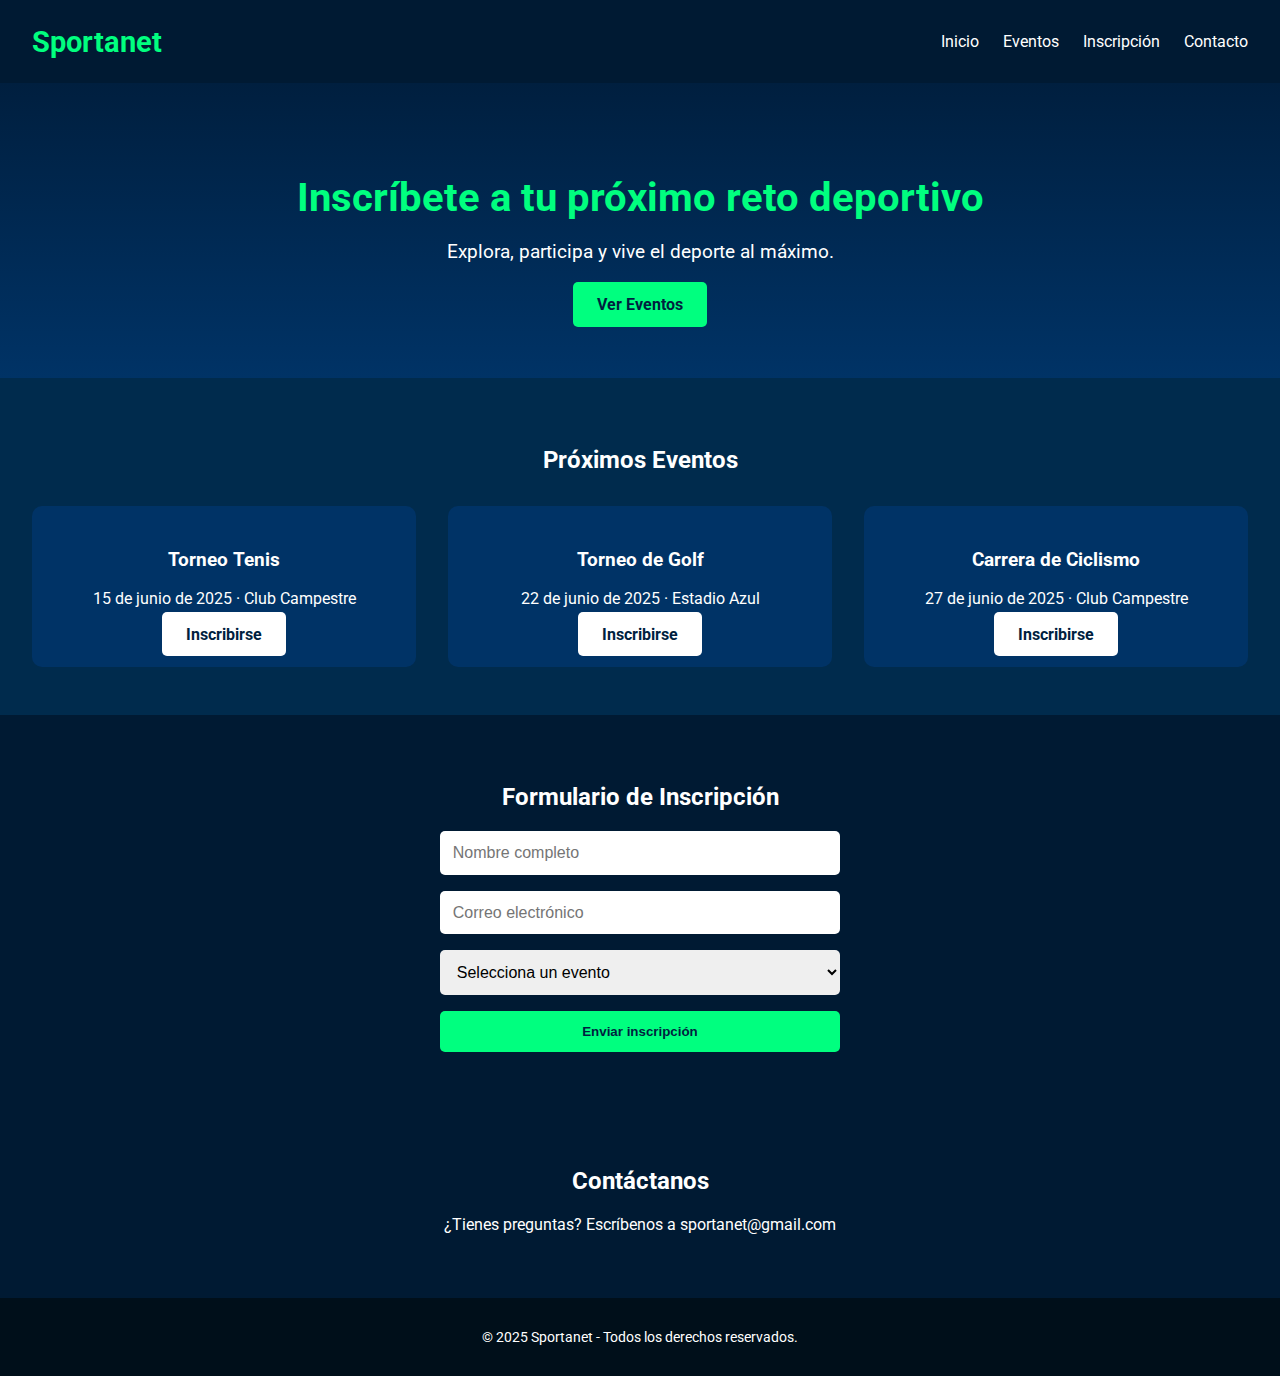
<file: inscripcion.html>
<!DOCTYPE html>
<html lang="en">
<head>
    <meta charset="UTF-8">
    <meta name="viewport" content="width=device-width, initial-scale=1.0">
    <title>Sportanet - Bookings</title>
    <link rel="stylesheet" href="CSS/style.css">
    <link href="https://fonts.googleapis.com/css2?family=Roboto:wght@400;700&display=swap" rel="stylesheet">
    <link rel="stylesheet" href="https://cdnjs.cloudflare.com/ajax/libs/font-awesome/6.0.0-beta3/css/all.min.css">
</head>
<body>

    <!-- Script general para cargar el header a cualquier html -->
    <div id="header-container"></div>
    
    <!-- Script que carga el encabezado -->
    <script>
        // Selecciona el contenedor del encabezado
        const headerContainer = document.getElementById('header-container');

        // Usa la API fetch para obtener el contenido de header.html
        fetch('includes/header.html')
            .then(response => response.text())
            .then(html => {
                // Inserta el HTML obtenido en el contenedor
                headerContainer.innerHTML = html;
            })
            .catch(error => {
                console.error('Error al cargar el encabezado:', error);
            });
    </script>

    <main>
        <section class="eventos" id="eventos">
            <h2>Próximos Eventos</h2>
            <div class="eventos-grid">
                <div class="evento">
                    <h3>Torneo Tenis</h3>
                    <p>15 de junio de 2025 · Club Campestre</p>
                    <a href="#inscripcion" class="btn btn-secundario">Inscribirse</a>
                </div>
                <div class="evento">
                    <h3>Torneo de Golf</h3>
                    <p>22 de junio de 2025 · Estadio Azul</p>
                    <a href="#inscripcion" class="btn btn-secundario">Inscribirse</a>
                </div>
                <div class="evento">
                    <h3>Carrera de Ciclismo</h3>
                    <p>27 de junio de 2025 · Club Campestre</p>
                    <a href="#inscripcion" class="btn btn-secundario">Inscribirse</a>
                </div>
            </div>
        </section>

        <section class="inscripcion" id="inscripcion">
            <h2>Formulario de Inscripción</h2>
            <form action="#" method="post">
                <input type="text" name="nombre" placeholder="Nombre completo" required>
                <input type="email" name="email" placeholder="Correo electrónico" required>
                <select name="evento" required>
                    <option value="">Selecciona un evento</option>
                    <option value="maraton">Torneo Tenis</option>
                    <option value="futbol">Torneo de Golf</option>
                    <option value="ciclismo">Carrera de Ciclismo</option>
                </select>
                <button type="submit" class="btn">Enviar inscripción</button>
            </form>
        </section>

        <section class="contacto" id="contacto">
            <h2>Contáctanos</h2>
            <p>¿Tienes preguntas? Escríbenos a sportanet@gmail.com</p>
        </section>
    </main>

    <footer>
        <p>&copy; 2025 Sportanet - Todos los derechos reservados.</p>
    </footer>
</body>
</html>
</file>
<file: CSS/style.css>
/* CSS/style.css */

body {
    margin: 0;
    font-family: 'Roboto', sans-serif;
    background-color: #001f3f;
    color: white;
}

.navbar {
    background-color: #001a33;
    padding: 1rem 2rem;
    display: flex;
    justify-content: space-between;
    align-items: center;
    animation: slideDown 1s ease-out;
}

.logo {
    font-size: 1.8rem;
    font-weight: bold;
    color: #00FF7F;
}

.nav-links {
    list-style: none;
    display: flex;
    gap: 1.5rem;
}

.nav-links a {
    text-decoration: none;
    color: white;
    transition: color 0.3s;
}

.nav-links a:hover {
    color: #00FF7F;
}

.hero {
    background: linear-gradient(to bottom, #001f3f, #003366);
    padding: 4rem 2rem;
    text-align: center;
    animation: fadeIn 2s ease-in;
}

.hero-text h1 {
    font-size: 2.5rem;
    color: #00FF7F;
    margin-bottom: 1rem;
}

.hero-text p {
    font-size: 1.2rem;
    margin-bottom: 2rem;
}

.btn {
    padding: 0.8rem 1.5rem;
    background-color: #00FF7F;
    border: none;
    color: #001f3f;
    font-weight: bold;
    cursor: pointer;
    text-decoration: none;
    border-radius: 5px;
    transition: background-color 0.3s ease;
    animation: popUp 0.8s ease;
}

.btn:hover {
    background-color: #00cc66;
}

.btn-secundario {
    background-color: white;
    color: #001f3f;
}

.eventos {
    padding: 3rem 2rem;
    background-color: #002b4d;
    text-align: center;
    animation: fadeIn 2s ease-in;
}

.eventos-grid {
    display: grid;
    grid-template-columns: repeat(auto-fit, minmax(250px, 1fr));
    gap: 2rem;
    margin-top: 2rem;
}

.evento {
    background-color: #003366;
    padding: 1.5rem;
    border-radius: 10px;
    transition: transform 0.3s;
    animation: scaleIn 1s ease;
}

.evento:hover {
    transform: translateY(-5px);
}

.inscripcion, .contacto {
    padding: 3rem 2rem;
    text-align: center;
    background-color: #001a33;
    animation: fadeInUp 1.5s ease;
}

form {
    display: flex;
    flex-direction: column;
    gap: 1rem;
    max-width: 400px;
    margin: auto;
}

input, select {
    padding: 0.8rem;
    border: none;
    border-radius: 5px;
    font-size: 1rem;
}

footer {
    background-color: #000f1a;
    text-align: center;
    padding: 1rem;
    font-size: 0.9rem;
}

/* Animaciones */
@keyframes fadeIn {
    from { opacity: 0; }
    to { opacity: 1; }
}

@keyframes slideDown {
    from { transform: translateY(-100%); }
    to { transform: translateY(0); }
}

@keyframes popUp {
    0% { transform: scale(0.5); opacity: 0; }
    100% { transform: scale(1); opacity: 1; }
}

@keyframes scaleIn {
    0% { transform: scale(0.8); opacity: 0; }
    100% { transform: scale(1); opacity: 1; }
}

@keyframes fadeInUp {
    from { opacity: 0; transform: translateY(20px); }
    to { opacity: 1; transform: translateY(0); }
}
</file>
